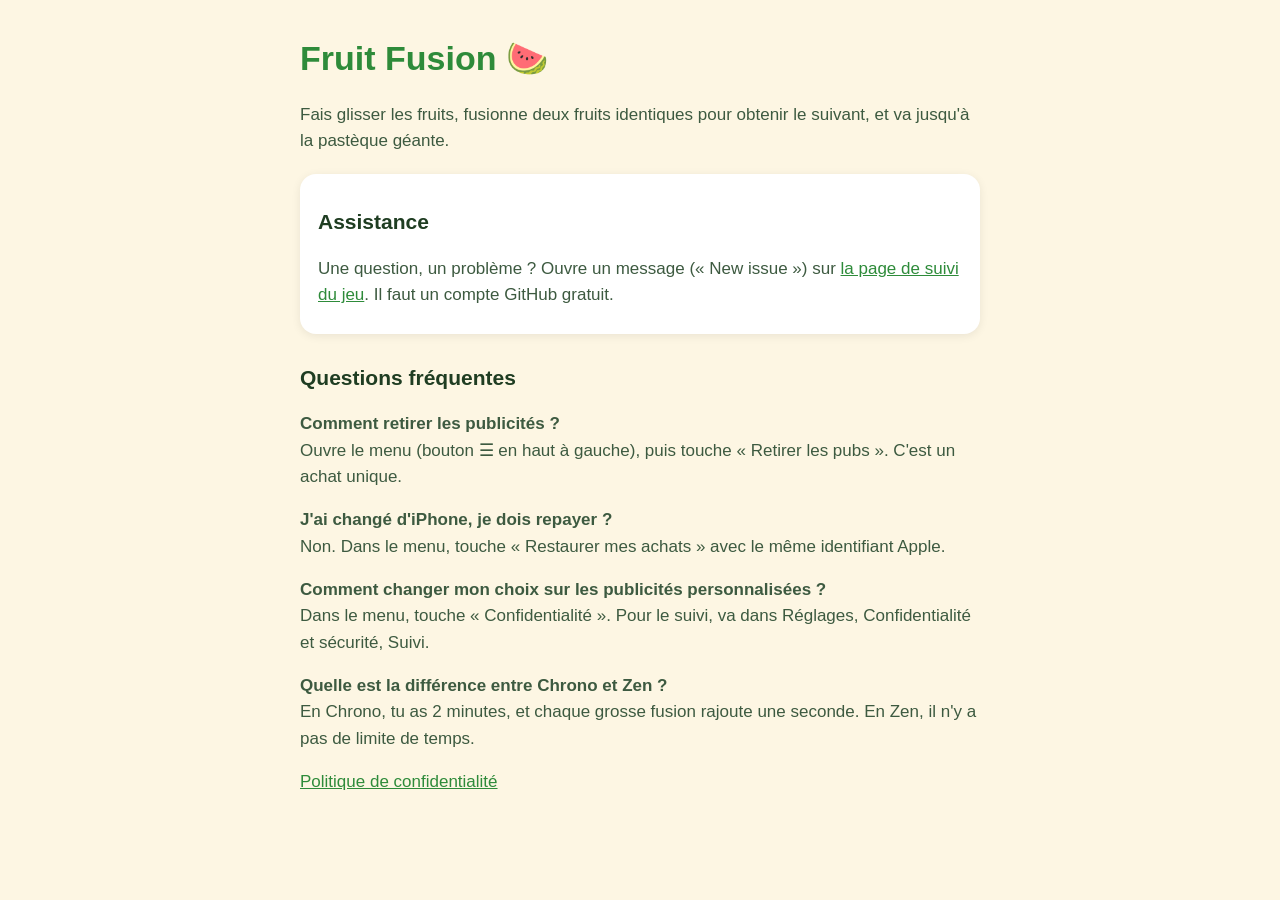
<file: index.html>
<!doctype html>
<html lang="fr">
<head>
<meta charset="utf-8">
<meta name="viewport" content="width=device-width, initial-scale=1">
<title>Fruit Fusion · Assistance</title>
<link rel="stylesheet" href="style.css">
</head>
<body>
<main>
<h1>Fruit Fusion 🍉</h1>
<p>Fais glisser les fruits, fusionne deux fruits identiques pour obtenir le suivant, et va jusqu'à la pastèque géante.</p>

<div class="card">
<h2>Assistance</h2>
<p>Une question, un problème ? Ouvre un message (« New issue ») sur <a href="https://github.com/alexlehmn18-crypto/fruitfusion/issues">la page de suivi du jeu</a>. Il faut un compte GitHub gratuit.</p>
</div>

<h2>Questions fréquentes</h2>
<p><strong>Comment retirer les publicités ?</strong><br>Ouvre le menu (bouton ☰ en haut à gauche), puis touche « Retirer les pubs ». C'est un achat unique.</p>
<p><strong>J'ai changé d'iPhone, je dois repayer ?</strong><br>Non. Dans le menu, touche « Restaurer mes achats » avec le même identifiant Apple.</p>
<p><strong>Comment changer mon choix sur les publicités personnalisées ?</strong><br>Dans le menu, touche « Confidentialité ». Pour le suivi, va dans Réglages, Confidentialité et sécurité, Suivi.</p>
<p><strong>Quelle est la différence entre Chrono et Zen ?</strong><br>En Chrono, tu as 2 minutes, et chaque grosse fusion rajoute une seconde. En Zen, il n'y a pas de limite de temps.</p>

<p><a href="confidentialite.html">Politique de confidentialité</a></p>
</main>
</body>
</html>
</file>
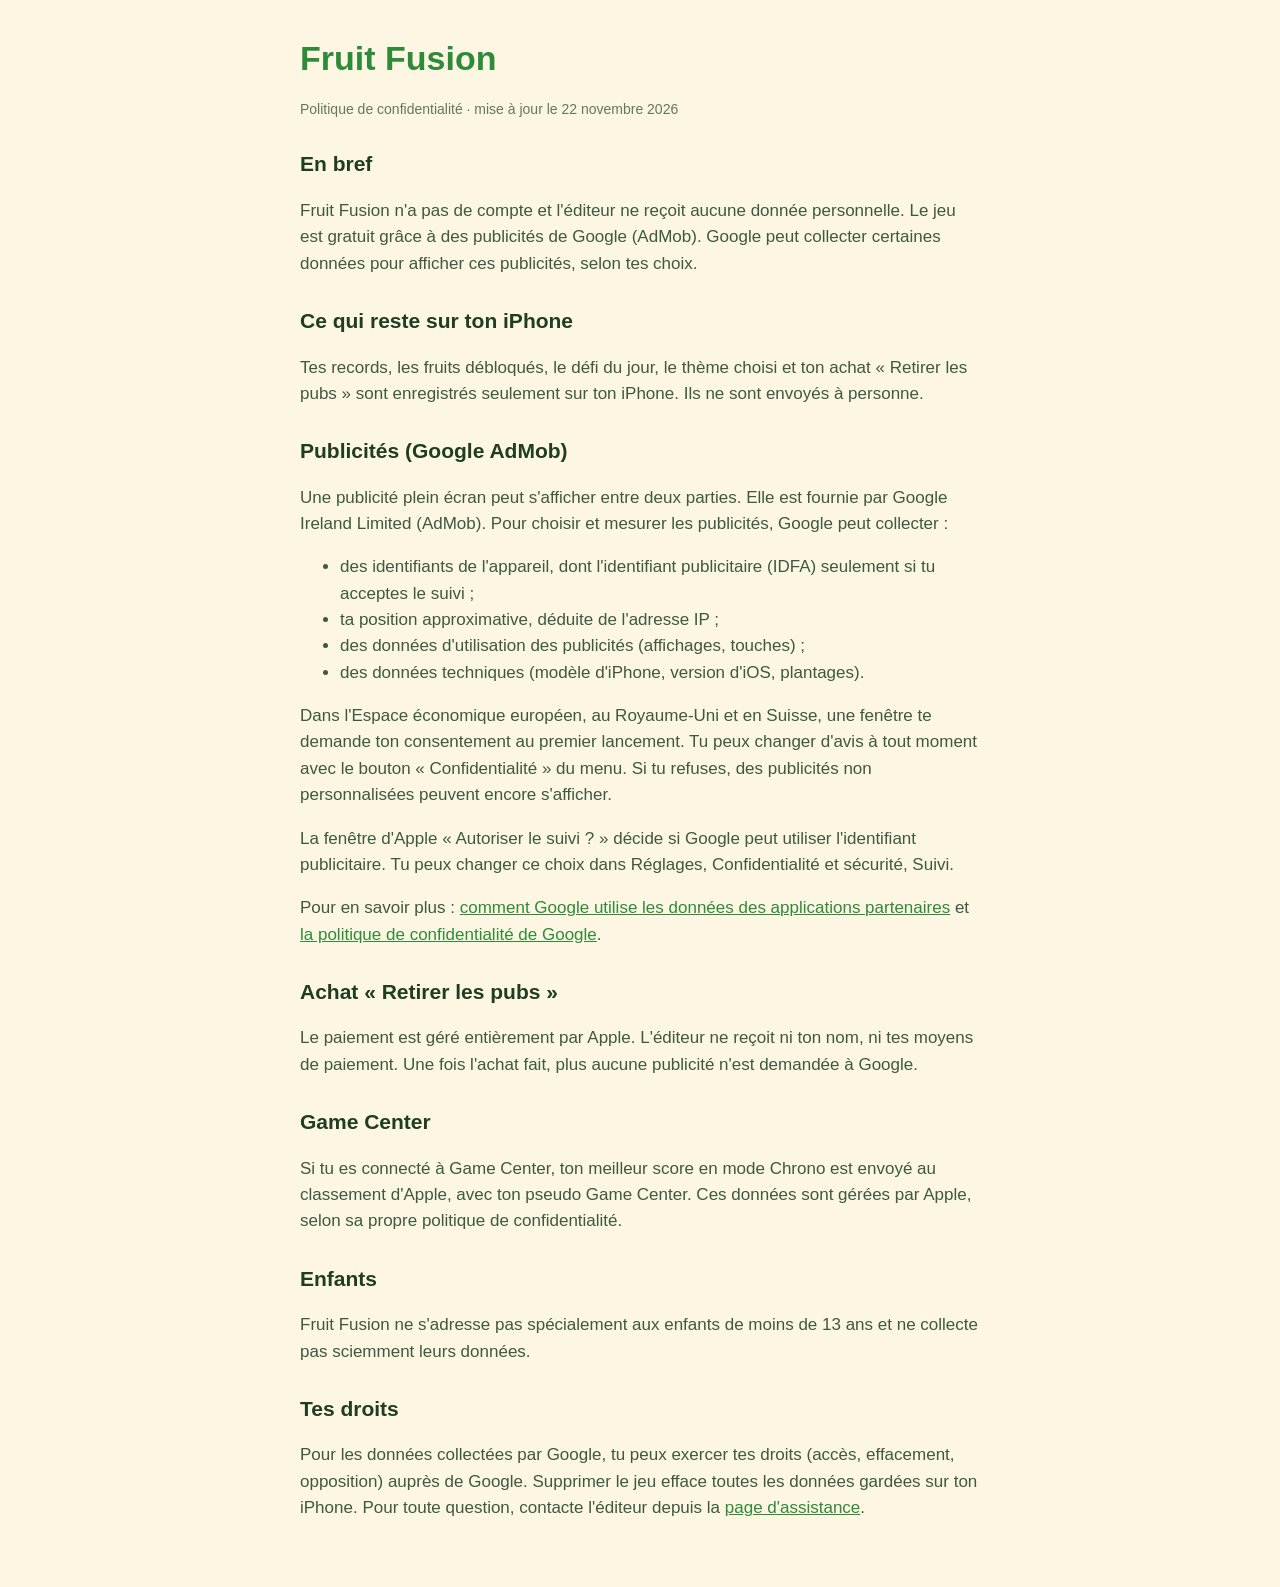
<file: confidentialite.html>
<!doctype html>
<html lang="fr">
<head>
<meta charset="utf-8">
<meta name="viewport" content="width=device-width, initial-scale=1">
<title>Fruit Fusion · Confidentialité</title>
<link rel="stylesheet" href="style.css">
</head>
<body>
<main>
<h1>Fruit Fusion</h1>
<p class="small">Politique de confidentialité · mise à jour le 22 novembre 2026</p>

<h2>En bref</h2>
<p>Fruit Fusion n'a pas de compte et l'éditeur ne reçoit aucune donnée personnelle. Le jeu est gratuit grâce à des publicités de Google (AdMob). Google peut collecter certaines données pour afficher ces publicités, selon tes choix.</p>

<h2>Ce qui reste sur ton iPhone</h2>
<p>Tes records, les fruits débloqués, le défi du jour, le thème choisi et ton achat « Retirer les pubs » sont enregistrés seulement sur ton iPhone. Ils ne sont envoyés à personne.</p>

<h2>Publicités (Google AdMob)</h2>
<p>Une publicité plein écran peut s'afficher entre deux parties. Elle est fournie par Google Ireland Limited (AdMob). Pour choisir et mesurer les publicités, Google peut collecter :</p>
<ul>
<li>des identifiants de l'appareil, dont l'identifiant publicitaire (IDFA) seulement si tu acceptes le suivi ;</li>
<li>ta position approximative, déduite de l'adresse IP ;</li>
<li>des données d'utilisation des publicités (affichages, touches) ;</li>
<li>des données techniques (modèle d'iPhone, version d'iOS, plantages).</li>
</ul>
<p>Dans l'Espace économique européen, au Royaume-Uni et en Suisse, une fenêtre te demande ton consentement au premier lancement. Tu peux changer d'avis à tout moment avec le bouton « Confidentialité » du menu. Si tu refuses, des publicités non personnalisées peuvent encore s'afficher.</p>
<p>La fenêtre d'Apple « Autoriser le suivi ? » décide si Google peut utiliser l'identifiant publicitaire. Tu peux changer ce choix dans Réglages, Confidentialité et sécurité, Suivi.</p>
<p>Pour en savoir plus : <a href="https://policies.google.com/technologies/partner-sites?hl=fr">comment Google utilise les données des applications partenaires</a> et <a href="https://policies.google.com/privacy?hl=fr">la politique de confidentialité de Google</a>.</p>

<h2>Achat « Retirer les pubs »</h2>
<p>Le paiement est géré entièrement par Apple. L'éditeur ne reçoit ni ton nom, ni tes moyens de paiement. Une fois l'achat fait, plus aucune publicité n'est demandée à Google.</p>

<h2>Game Center</h2>
<p>Si tu es connecté à Game Center, ton meilleur score en mode Chrono est envoyé au classement d'Apple, avec ton pseudo Game Center. Ces données sont gérées par Apple, selon sa propre politique de confidentialité.</p>

<h2>Enfants</h2>
<p>Fruit Fusion ne s'adresse pas spécialement aux enfants de moins de 13 ans et ne collecte pas sciemment leurs données.</p>

<h2>Tes droits</h2>
<p>Pour les données collectées par Google, tu peux exercer tes droits (accès, effacement, opposition) auprès de Google. Supprimer le jeu efface toutes les données gardées sur ton iPhone. Pour toute question, contacte l'éditeur depuis la <a href="index.html">page d'assistance</a>.</p>
</main>
</body>
</html>
</file>
<file: style.css>
:root { --bg: #fdf6e3; --card: #ffffff; --text: #1f3d22; --text2: #3d5a40; --accent: #2e8b3a; }
@media (prefers-color-scheme: dark) { :root { --bg: #16201a; --card: #1f2b23; --text: #e8f5e9; --text2: #c3d8c6; --accent: #7bd88a; } }
body { margin: 0; background: var(--bg); color: var(--text); font: 17px/1.55 -apple-system, BlinkMacSystemFont, "Segoe UI", sans-serif; }
main { max-width: 680px; margin: 0 auto; padding: 32px 16px 48px; }
h1 { font-size: 34px; margin: 0 0 4px; color: var(--accent); }
h2 { font-size: 21px; margin: 28px 0 8px; color: var(--text); }
p, li { color: var(--text2); }
a { color: var(--accent); }
.card { background: var(--card); border-radius: 16px; padding: 4px 18px 8px; margin: 20px 0; box-shadow: 0 2px 10px rgba(0,0,0,.08); }
.small { font-size: 14px; opacity: .8; }
</file>
